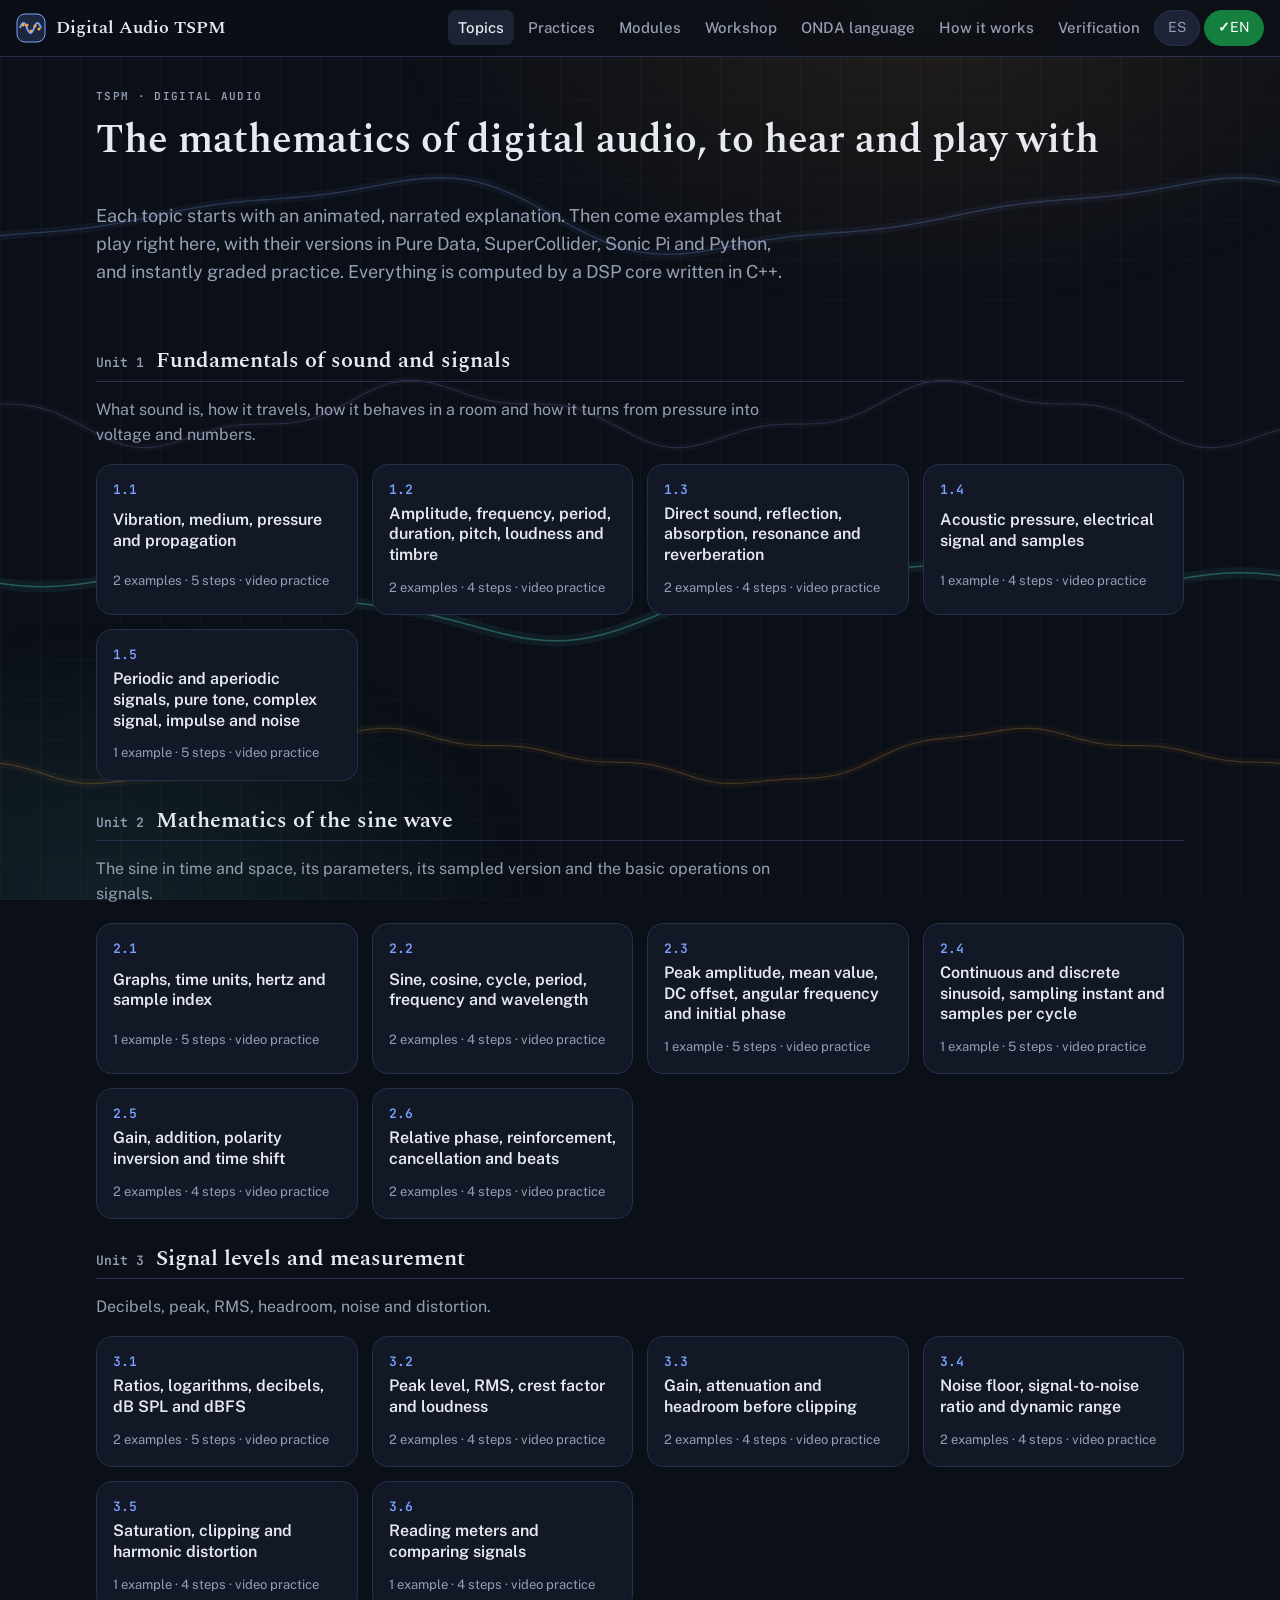
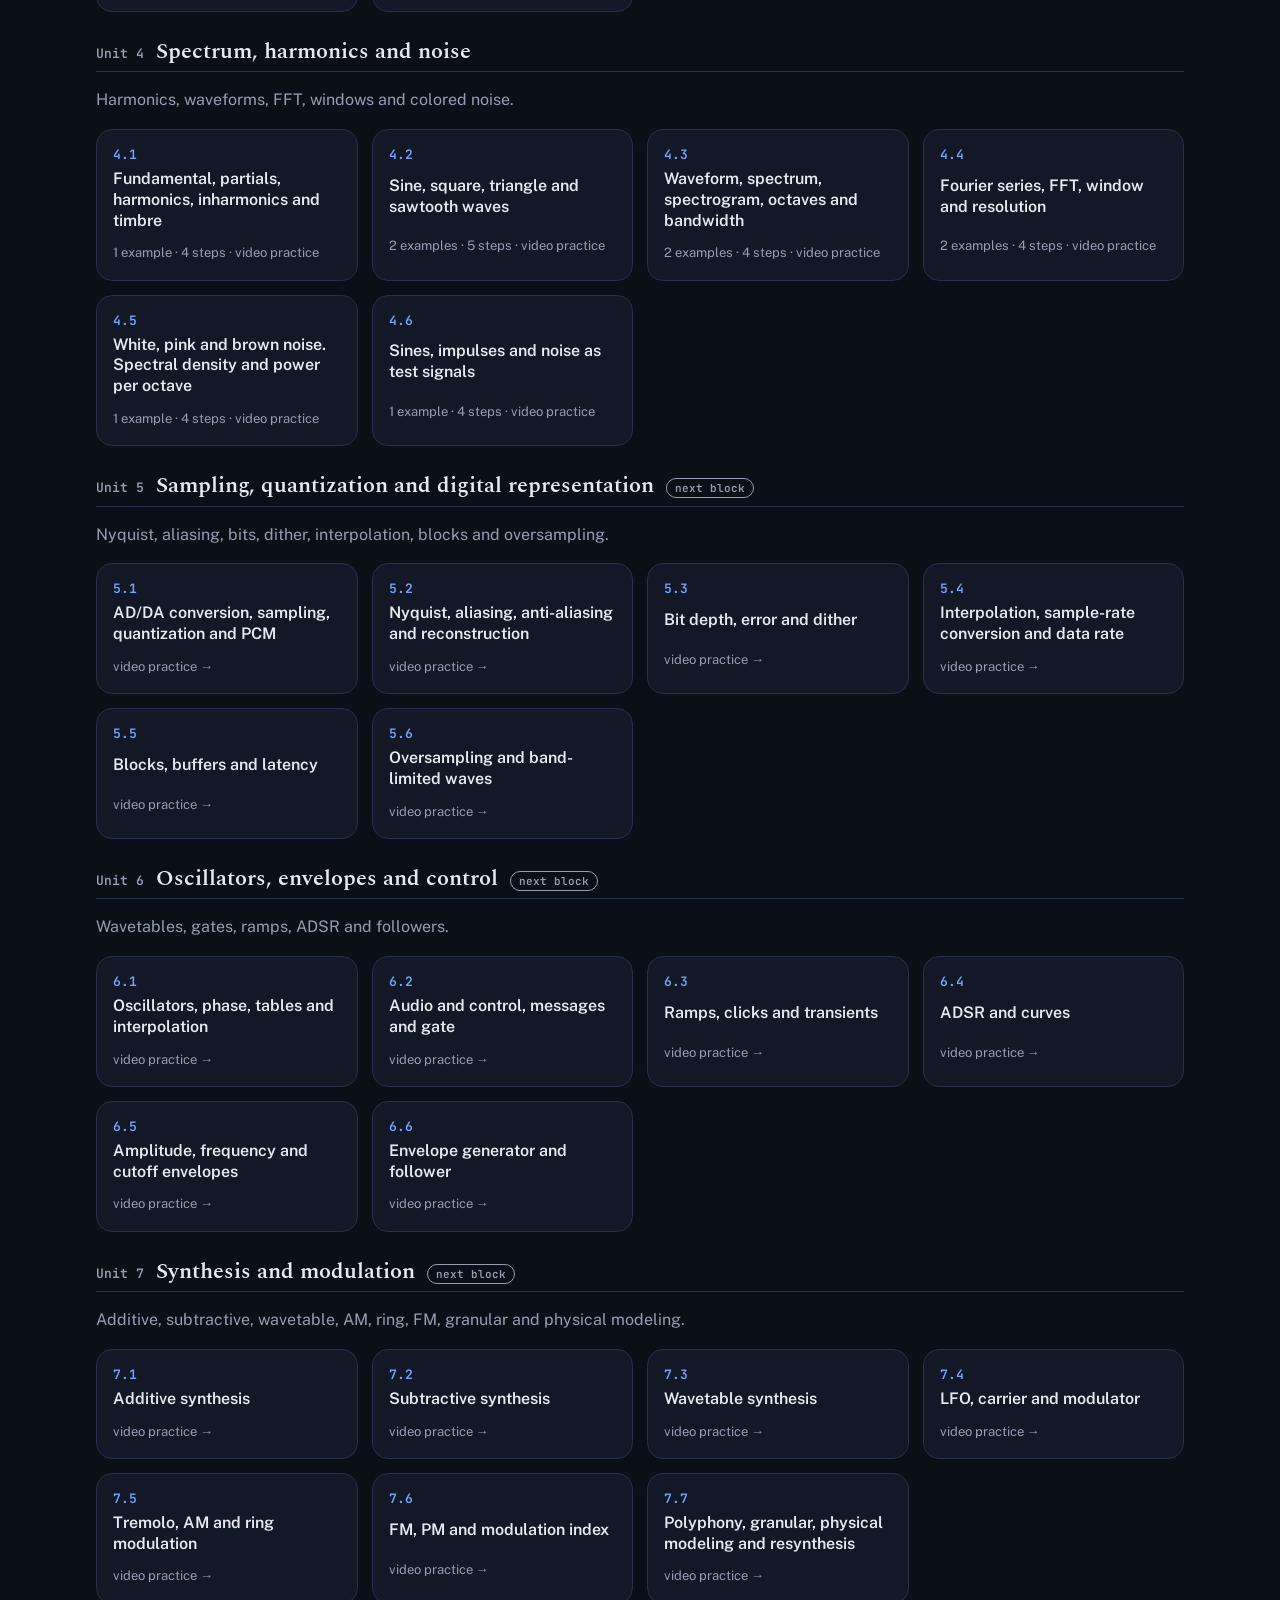
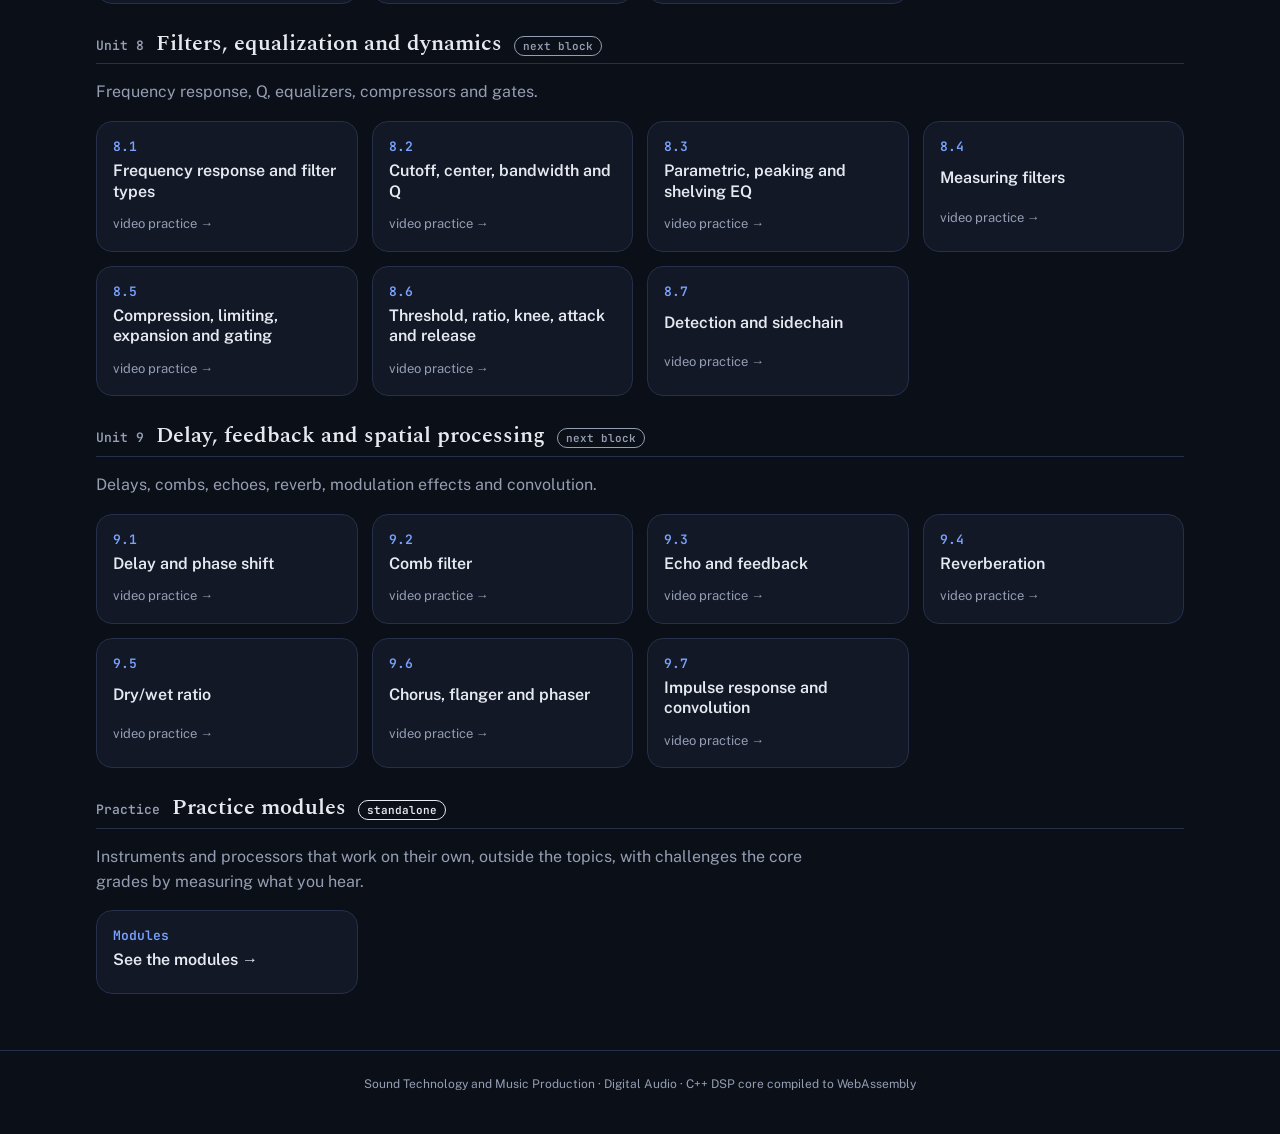
<file: index.html>
<!doctype html>
<html lang="es">
  <head>
    <meta charset="UTF-8" />
    <meta name="viewport" content="width=device-width, initial-scale=1.0, viewport-fit=cover" />
    <meta name="theme-color" content="#FFFFFF" />
    <meta name="description" content="Audio Digital TSPM: la matemática del audio digital con ejemplos que suenan en el navegador (núcleo C++ en WebAssembly)." />
    <title>Audio Digital TSPM</title>
    <link rel="icon" href="icono.svg" type="image/svg+xml" />
    <link rel="preconnect" href="https://fonts.googleapis.com" />
    <link rel="stylesheet" href="https://fonts.googleapis.com/css2?family=Spectral:ital,wght@0,400;0,600;1,400&family=Public+Sans:wght@400;500;600;700&family=JetBrains+Mono:wght@400;600&display=swap" />
    <script type="module" crossorigin src="./assets/index-4iU74pzv.js"></script>
    <link rel="stylesheet" crossorigin href="./assets/index-BEm5awW6.css">
  </head>
  <body>
    <div id="raiz"></div>
  </body>
</html>
</file>
<file: assets/index-BEm5awW6.css>
:root{--fondo: #0B0F17;--papel: #121826;--panel: #161D2D;--panel-hondo: #0E131E;--boton: #1A2234;--tinta: #E6E9F0;--tinta-2: #959EB3;--regla: #26304A;--regla-2: #1B2335;--azul: #7AA2FF;--naranja: #F2A541;--rojo: #FF7A85;--purpura: #B79CF5;--verde: #4FD1C5;--amarillo: #E8C547;--exito: #15803D;--exito-texto: #4BE38A;--suave-azul: #1C263C;--suave-verde: #182934;--suave-naranja: #282629;--suave-purpura: #22253B;--suave-amarillo: #252829;--suave-rojo: #2E2431;--borde-azul: #2F3F63;--borde-verde: #234C52;--borde-naranja: #51402E;--borde-purpura: #403D60;--borde-amarillo: #4E482F;--f-display: "Spectral", Georgia, serif;--f-body: "Public Sans", "Helvetica Neue", Arial, sans-serif;--f-mono: "JetBrains Mono", ui-monospace, Menlo, monospace;color-scheme:dark}*{box-sizing:border-box}html,body{margin:0}body{background:var(--fondo);color:var(--tinta);font:16px/1.55 var(--f-body);-webkit-font-smoothing:antialiased}.fondo-noche{position:fixed;top:0;right:0;bottom:0;left:0;z-index:0;pointer-events:none;background:radial-gradient(ellipse 60% 50% at 72% 0%,rgba(242,165,65,.1),transparent 70%),radial-gradient(ellipse 50% 45% at 8% 100%,rgba(79,209,197,.09),transparent 70%),repeating-linear-gradient(90deg,rgba(255,255,255,.022) 0 1px,transparent 1px 40px),repeating-linear-gradient(0deg,rgba(255,255,255,.022) 0 1px,transparent 1px 40px)}.fondo-ondas{position:fixed;top:0;right:0;bottom:0;left:0;width:100%;height:100%;z-index:0;pointer-events:none;display:block}.contenido,.pie{position:relative;z-index:1}::selection{background:#7aa2ff59}button,input,select,textarea{font:inherit;color:inherit}:focus-visible{outline:2px solid var(--azul);outline-offset:2px}@media(prefers-reduced-motion:reduce){*{animation:none!important;transition:none!important}}a{color:var(--azul)}.sr{position:absolute;width:1px;height:1px;overflow:hidden;clip:rect(0 0 0 0)}.barra{position:sticky;top:0;z-index:5;display:flex;flex-wrap:wrap;gap:8px 18px;align-items:center;justify-content:space-between;padding:10px max(16px,env(safe-area-inset-right)) 10px max(16px,env(safe-area-inset-left));background:#0b0f17d1;backdrop-filter:blur(10px);-webkit-backdrop-filter:blur(10px);border-bottom:1px solid var(--regla)}.marca{display:flex;align-items:center;gap:10px;color:var(--tinta);text-decoration:none;font:600 18px var(--f-display)}.marca svg{flex:none}.barra nav{display:flex;flex-wrap:wrap;gap:4px;align-items:center}.barra nav a{color:var(--tinta-2);text-decoration:none;padding:6px 10px;border-radius:8px;font-weight:500;font-size:15px}.barra nav a[aria-current=page]{color:var(--tinta);background:var(--regla-2)}.contenido{max-width:1120px;margin:0 auto;padding:24px max(16px,env(safe-area-inset-right)) 56px max(16px,env(safe-area-inset-left))}.pie{text-align:center;color:var(--tinta-2);font-size:12px;padding:24px 16px 40px;border-top:1px solid var(--regla)}h1{font:600 clamp(28px,4vw,40px)/1.12 var(--f-display);margin:8px 0 12px;text-wrap:balance}h2{font:600 22px/1.25 var(--f-display);margin:28px 0 10px;text-wrap:balance}h3{font:600 16px/1.3 var(--f-body);margin:0 0 6px}p,li{max-width:72ch}.eyebrow{font:600 11px/1.3 var(--f-mono);letter-spacing:.12em;text-transform:uppercase;color:var(--tinta-2)}.tenue{color:var(--tinta-2)}.chico{font-size:13px}.lede{font-size:18px;color:var(--tinta-2);max-width:64ch}.tarjeta{border:1px solid var(--regla);border-radius:16px;padding:18px;background:var(--papel)}.tarjeta.azul{background:var(--suave-azul);border-color:var(--borde-azul)}.tarjeta.verde{background:var(--suave-verde);border-color:var(--borde-verde)}.tarjeta.naranja{background:var(--suave-naranja);border-color:var(--borde-naranja)}.tarjeta.purpura{background:var(--suave-purpura);border-color:var(--borde-purpura)}.tarjeta.amarillo{background:var(--suave-amarillo);border-color:var(--borde-amarillo)}.tarjeta.gris{background:var(--panel)}.rejilla{display:grid;gap:14px;grid-template-columns:repeat(auto-fill,minmax(260px,1fr))}.marco{border:1px solid var(--regla);border-radius:14px;background:var(--papel);overflow:hidden}.btn{display:inline-flex;align-items:center;justify-content:center;gap:8px;border:1px solid var(--regla);background:var(--boton);border-radius:10px;padding:8px 14px;cursor:pointer;font-weight:500;font-size:15px;min-height:40px;touch-action:manipulation}.btn:hover:not(:disabled){border-color:var(--tinta-2)}.btn:disabled{opacity:.45;cursor:default}.btn-primario{background:var(--tinta);color:var(--fondo);border-color:var(--tinta)}.btn-primario:hover:not(:disabled){background:#fff;border-color:#fff}.btn-chico{padding:5px 10px;font-size:14px;border-radius:8px;min-height:32px}.btn[aria-pressed=true],.chip[aria-pressed=true],.chip[aria-selected=true],.pestana[aria-selected=true]{background:var(--exito);color:#fff;border-color:var(--exito)}.btn[aria-pressed=true]:before,.chip[aria-pressed=true]:before{content:"✓";font-weight:700}.btn-escuchar[aria-pressed=true]:before{content:none}.chip{border:1px solid var(--regla);background:var(--regla-2);border-radius:999px;padding:6px 13px;cursor:pointer;font-size:14px;color:var(--tinta-2)}.pestanas{display:flex;flex-wrap:wrap;gap:6px;margin:4px 0 14px}.pestana{border:1px solid var(--regla);background:var(--regla-2);color:var(--tinta-2);border-radius:10px;padding:7px 14px;cursor:pointer;font-weight:500}.idioma{display:inline-flex;gap:4px}.campo{border:1px solid var(--regla);border-radius:10px;padding:8px 10px;background:var(--panel-hondo);min-height:40px}.hero{display:grid;gap:8px;padding:8px 0 18px}.unidad{margin-top:26px}.unidad-cab{display:flex;align-items:baseline;gap:12px;flex-wrap:wrap;border-bottom:1px solid var(--regla);padding-bottom:6px}.unidad-num{font:600 13px var(--f-mono);color:var(--tinta-2)}.tema-tarjeta{display:grid;gap:6px;text-decoration:none;color:inherit;border-radius:16px;padding:16px;border:1px solid var(--regla);background:var(--papel);transition:border-color .15s,transform .15s}.tema-tarjeta:hover{border-color:var(--azul);transform:translateY(-1px);box-shadow:0 6px 24px #00000059}.tema-tarjeta .id{font:600 13px var(--f-mono);color:var(--azul)}.tema-tarjeta.bloqueado{background:var(--panel);color:var(--tinta-2);pointer-events:none}.pill{font:600 11px var(--f-mono);border-radius:999px;padding:2px 8px;border:1px solid currentColor;width:max-content}.tema-cab{display:grid;gap:4px;margin-bottom:8px}.aplicacion{border-left:4px solid var(--naranja);background:var(--suave-naranja);padding:10px 14px;border-radius:0 12px 12px 0;margin:10px 0}.navtemas{display:flex;justify-content:space-between;gap:12px;margin-top:30px;padding-top:16px;border-top:1px solid var(--regla)}.tema-modulo{display:grid;gap:8px;justify-items:start;margin:22px 0 6px}.tema-modulo h3,.tema-modulo p{margin:0}.tema-modulo.tono-amarillo{background:var(--suave-amarillo);border-color:var(--borde-amarillo)}.tema-modulo.tono-azul{background:var(--suave-azul);border-color:var(--borde-azul)}.tema-modulo.tono-verde{background:var(--suave-verde);border-color:var(--borde-verde)}.tema-modulo.tono-naranja{background:var(--suave-naranja);border-color:var(--borde-naranja)}.tema-modulo.tono-purpura{background:var(--suave-purpura);border-color:var(--borde-purpura)}.explicacion{display:grid;gap:10px}.escena{position:relative;width:100%;aspect-ratio:16 / 9;border-radius:16px;border:1px solid var(--regla);background:var(--papel);overflow:hidden}.escena canvas{width:100%;height:100%;display:block}.subtitulo{min-height:3.2em;font-size:18px;line-height:1.45;text-align:center;max-width:64ch;margin:0 auto;text-wrap:balance}.subtitulo .otro{display:block;color:var(--tinta-2);font-size:15px;margin-top:2px}.controles-exp{display:flex;flex-wrap:wrap;gap:8px;align-items:center;justify-content:center}.puntos{display:flex;gap:6px;justify-content:center;flex-wrap:wrap}.punto{width:22px;height:8px;border-radius:4px;border:none;background:var(--regla);cursor:pointer;padding:0}.punto.visto{background:var(--tinta-2)}.punto.actual{background:var(--naranja);width:34px}.lab{display:grid;gap:14px;border:1px solid var(--regla);border-radius:18px;padding:18px;background:var(--papel);margin-bottom:22px}.lab-cab{display:flex;flex-wrap:wrap;align-items:center;justify-content:space-between;gap:10px}.lab-cab h3{font:600 19px var(--f-display);margin:0}.lab-acciones{display:flex;gap:8px;flex-wrap:wrap;align-items:center}.lab-cuerpo{display:grid;gap:14px;grid-template-columns:minmax(0,1fr) minmax(0,1fr)}@media(max-width:860px){.lab-cuerpo{grid-template-columns:minmax(0,1fr)}}.vistas{display:grid;gap:10px;align-content:start}.vista{border:1px solid var(--regla);border-radius:12px;background:var(--panel-hondo);position:relative}.vista canvas{width:100%;height:170px;display:block}.vista .rotulo{position:absolute;right:12px;top:5px;font:600 11px var(--f-mono);color:var(--tinta-2);letter-spacing:.06em;text-transform:uppercase;pointer-events:none}.leyenda{display:flex;gap:12px;flex-wrap:wrap;font:12px var(--f-mono);color:var(--tinta-2)}.leyenda i{display:inline-block;width:14px;height:3px;border-radius:2px;vertical-align:middle;margin-right:5px}.params{display:grid;gap:10px;background:var(--suave-azul);border-radius:12px;padding:12px 14px}.param{display:grid;grid-template-columns:minmax(70px,auto) 1fr minmax(84px,auto);gap:10px;align-items:center}.param label{font:600 14px var(--f-mono)}.param output{font:13px var(--f-mono);text-align:right;font-variant-numeric:tabular-nums}.param input[type=range]{width:100%;accent-color:var(--azul)}.boton-nota{justify-self:start;user-select:none;-webkit-user-select:none}.editor{position:relative;border:1px solid var(--regla);border-radius:12px;background:var(--panel-hondo);overflow:hidden}.editor textarea,.editor pre{margin:0;padding:12px 14px;font:14px/1.6 var(--f-mono);white-space:pre;-moz-tab-size:2;tab-size:2;overflow:auto;min-height:160px;border:0}.editor textarea{position:absolute;top:0;right:0;bottom:0;left:0;width:100%;height:100%;resize:none;background:transparent;color:transparent;caret-color:var(--tinta);outline:none}.editor pre{pointer-events:none;color:var(--tinta);overflow:hidden}.editor:focus-within{border-color:var(--azul)}.error-codigo{color:var(--rojo);font:13px var(--f-mono);background:var(--suave-rojo);border-radius:8px;padding:6px 10px}.formula{background:var(--suave-amarillo);border-radius:12px;padding:10px 14px;font:14px/1.7 var(--f-mono);overflow-x:auto}.k-com{color:#7d869b;font-style:italic}.k-num{color:var(--naranja)}.k-fun{color:var(--azul)}.k-cla{color:var(--purpura);font-weight:600}.k-cad{color:var(--verde)}.equivalentes{border-top:1px solid var(--regla);padding-top:12px}.codigo{position:relative;border:1px solid var(--regla);border-radius:12px;background:var(--panel-hondo)}.codigo pre{margin:0;padding:12px 14px;font:13.5px/1.6 var(--f-mono);overflow:auto;max-height:420px}.codigo-acciones{display:flex;gap:6px;justify-content:flex-end;padding:6px 8px;border-bottom:1px solid var(--regla);background:var(--panel);border-radius:12px 12px 0 0;flex-wrap:wrap;align-items:center}.codigo-acciones .tenue{margin-right:auto;font-size:12px}.patch{overflow:auto;background:var(--panel-hondo);border-bottom:1px solid var(--regla)}.nota-eq{font-size:13px;color:var(--tinta-2);margin:6px 2px 0}.practica{display:grid;gap:14px;max-width:760px}.pregunta{font-size:18px}.respuesta{display:flex;gap:8px;flex-wrap:wrap;align-items:center}.respuesta input{width:160px;font:600 18px var(--f-mono)}.opciones{display:flex;gap:8px;flex-wrap:wrap}.correcto{color:var(--exito-texto);font-weight:600}.incorrecto{color:var(--rojo);font-weight:600}.solucion{white-space:pre-line;font:14px/1.7 var(--f-mono);background:var(--panel);border-radius:12px;padding:10px 14px}.marcador{font:600 13px var(--f-mono);color:var(--tinta-2)}.tabla{border-collapse:collapse;font-size:14px;width:100%}.tabla th,.tabla td{border-bottom:1px solid var(--regla);padding:6px 10px;text-align:left;vertical-align:top}.tabla th{font:600 12px var(--f-mono);color:var(--tinta-2)}.tabla code{font:13px var(--f-mono)}.tabla-scroll{overflow-x:auto}.grabacion{position:relative;width:1280px;height:720px;background:#fff;overflow:hidden}.grabacion header{padding:26px 48px 6px;display:flex;align-items:baseline;gap:16px}.grabacion header .id{font:600 18px var(--f-mono);color:#8a919c}.grabacion header h1{font:600 34px var(--f-display);margin:0}.grabacion .escena{border:none;border-radius:0;aspect-ratio:auto;height:100%}.pruebas{display:grid;gap:10px}.prueba{padding:12px 16px}.prueba summary{cursor:pointer;font-size:15px;list-style-position:outside}.prueba[open] summary{margin-bottom:6px}.prueba p{margin:6px 0}.prueba-num{font:600 12px var(--f-mono);color:var(--tinta-2)}.etiqueta-ref{font:600 11px var(--f-mono);letter-spacing:.06em;text-transform:uppercase;color:var(--naranja);margin-right:4px}.cifras{font-size:17px}.cifras b{font:600 24px var(--f-display)}.sub-video{position:absolute;left:50%;bottom:22px;transform:translate(-50%);max-width:1060px;padding:8px 18px;border-radius:10px;background:#15181dd1;color:#fff;font:500 25px/1.35 var(--f-body);text-align:center;text-wrap:balance}.video-tema{margin-top:14px}.video-tema summary{cursor:pointer;font-weight:500}.lab,.vistas,.explicacion,.practica,.equivalentes{grid-template-columns:minmax(0,1fr)}.lab>*,.lab-cuerpo>*,.vistas>*,.explicacion>*,.practica>*,.equivalentes>*{min-width:0}.editor,.codigo,.formula,.tabla-scroll,.patch{max-width:100%}@media(max-width:560px){.lab{padding:14px 12px}.barra nav a{padding:5px 7px;font-size:14px}.param{grid-template-columns:minmax(56px,auto) 1fr minmax(72px,auto);gap:8px}.subtitulo{font-size:16px}}.tarjeta{min-width:0}.tarjeta pre{overflow-x:auto;max-width:100%}.controles-fft{display:flex;flex-wrap:wrap;gap:6px;align-items:center}.controles-fft .chip{padding:4px 10px;font-size:13px}.medidor{padding-top:22px}.medidor-tabla{font-size:13px}.medidor-tabla td{white-space:nowrap;vertical-align:middle}.medidor-tabla b{font:600 15px var(--f-mono)}.medidor-tabla i{display:inline-block;width:12px;height:3px;border-radius:2px;vertical-align:middle}.barra-nivel{height:5px;background:var(--regla-2);border-radius:3px;overflow:hidden;margin-top:3px;min-width:70px}.barra-nivel span{display:block;height:100%}.campo-linea{display:inline-flex;gap:6px;align-items:center;font-size:14px;color:var(--tinta-2)}.int{font:600 10px var(--f-mono);border:1px solid var(--regla);background:var(--regla-2);color:var(--tinta-2);border-radius:6px;padding:4px 6px;cursor:pointer;min-height:26px;min-width:34px}.int[aria-pressed=true]{background:var(--exito);border-color:var(--exito);color:#fff}.int.rojo[aria-pressed=true]{background:var(--rojo);border-color:var(--rojo);color:#1a0a0c}.int.naranja[aria-pressed=true]{background:var(--naranja);border-color:var(--naranja);color:#1a1206}.int.azul[aria-pressed=true]{background:var(--azul);border-color:var(--azul);color:#0b0f17}.led{font:600 9px var(--f-mono);color:var(--tinta-2);border:1px solid var(--regla);border-radius:4px;padding:1px 4px}.led.on{color:#062a27;background:var(--verde);border-color:var(--verde)}.fader{writing-mode:vertical-lr;direction:rtl;height:150px;width:28px;accent-color:var(--tinta);margin:0}.medidor{position:relative;background:#070a10;border:1px solid var(--regla);border-radius:3px;overflow:hidden}.medidor-barra{position:absolute;left:0;right:0;bottom:0;height:0}.medidor i{position:absolute;left:0;right:0;height:1px;background:#ffffff59}.banda{border:1px solid var(--regla);border-radius:10px;padding:6px 10px 8px;display:grid;gap:4px;margin:0}.banda legend{font:600 12px var(--f-body);color:var(--tinta-2);padding:0 4px;display:flex;gap:6px;align-items:center}.vista-medida{border:1px solid var(--regla);border-radius:12px;background:var(--panel-hondo);position:relative;padding:4px 6px 6px}.vista-medida canvas{width:100%;display:block}.vista-medida .rotulo{position:absolute;right:12px;top:5px;font:600 11px var(--f-mono);color:var(--tinta-2);text-transform:uppercase;letter-spacing:.06em}.vista-medida p{margin:4px 2px 0}.bien{color:var(--exito-texto)}.mal{color:var(--rojo)}.aviso{color:var(--amarillo)}.criterios{list-style:none;padding:0;margin:6px 0;display:grid;gap:3px;font-size:14px}.modulo{display:grid;gap:12px}.modulo-sinte{display:grid;gap:14px;min-width:0}.modulo-tarjeta ul{margin:4px 0 0;padding-left:18px;color:var(--tinta-2)}.mod-barra-sup{display:flex;flex-wrap:wrap;gap:10px 14px;align-items:center}.mod-nota{margin:-4px 0 0}.mod-rejilla{display:grid;gap:12px;grid-template-columns:repeat(auto-fit,minmax(210px,1fr));align-items:stretch}.sinte-rejilla{grid-template-columns:minmax(300px,2.2fr) repeat(2,minmax(200px,1.2fr)) minmax(150px,.8fr) minmax(150px,.8fr)}@media(max-width:1100px){.sinte-rejilla{grid-template-columns:repeat(auto-fit,minmax(230px,1fr))}}.mod-sec{border:1px solid var(--regla);border-radius:16px;padding:10px 12px 12px;background:var(--papel);display:grid;gap:8px;align-content:start;min-width:0}.mod-sec.tono-azul{background:var(--suave-azul);border-color:var(--borde-azul)}.mod-sec.tono-naranja{background:var(--suave-naranja);border-color:var(--borde-naranja)}.mod-sec.tono-verde{background:var(--suave-verde);border-color:var(--borde-verde)}.mod-sec.tono-purpura{background:var(--suave-purpura);border-color:var(--borde-purpura)}.mod-sec.tono-amarillo{background:var(--suave-amarillo);border-color:var(--borde-amarillo)}.mod-sec.tono-gris{background:var(--panel)}.mod-sec.apagada .mod-sec-cuerpo{opacity:.5}.mod-sec.sin-uso{opacity:.78}.mod-sec-cab{display:flex;align-items:center;gap:8px;flex-wrap:wrap;min-height:32px}.mod-sec-cab h3{margin:0;font:600 12px var(--f-mono);letter-spacing:.1em;text-transform:uppercase;color:var(--tinta)}.mod-sec-extra{margin-left:auto;display:flex;gap:6px;align-items:center;flex-wrap:wrap}.mod-sec-cuerpo{display:grid;gap:8px;min-width:0}.poder{border:1px solid var(--regla);background:var(--regla-2);color:var(--tinta-2);border-radius:8px;width:30px;height:30px;cursor:pointer;font-size:15px;line-height:1;padding:0}.poder[aria-pressed=true]{background:var(--exito);border-color:var(--exito);color:#fff}.perillas{display:flex;flex-wrap:wrap;gap:4px 6px;align-items:flex-start}.perilla{display:grid;justify-items:center;gap:1px;width:auto;min-width:66px;--c: var(--azul) }.perilla.chica{min-width:56px}.perilla svg{width:52px;height:52px;cursor:ns-resize;touch-action:none;display:block}.perilla.chica svg{width:44px;height:44px}.perilla svg:focus-visible{outline:2px solid var(--azul);outline-offset:1px;border-radius:50%}.perilla .pista{fill:none;stroke:var(--regla);stroke-width:4;stroke-linecap:round}.perilla .valor{fill:none;stroke:var(--c);stroke-width:4;stroke-linecap:round}.perilla .cara{fill:var(--boton);stroke:#3a4664;stroke-width:1}.perilla .aguja{stroke:var(--tinta);stroke-width:2.4;stroke-linecap:round}.perilla-et{font:600 10px var(--f-mono);letter-spacing:.05em;text-transform:uppercase;color:var(--tinta-2);text-align:center;line-height:1.2;min-height:12px;white-space:nowrap}.perilla-val{font:11px var(--f-mono);font-variant-numeric:tabular-nums;color:var(--tinta);text-align:center;white-space:nowrap}.perilla.apagada{opacity:.45}.perilla.apagada svg{cursor:default}.mod-chips{display:flex;flex-wrap:wrap;gap:4px}.mod-chips.chicos .chip{padding:3px 9px;font-size:13px;min-height:28px}.mod-lista{min-height:32px;padding:4px 8px;font-size:13px;max-width:100%}.osc{display:grid;gap:4px;padding-bottom:6px;border-bottom:1px dashed var(--borde-azul)}.osc-cab{display:flex;gap:8px;align-items:center;flex-wrap:wrap}.osc-cab b{font:600 12px var(--f-mono)}.matriz{display:grid;gap:4px;overflow-x:auto}.matriz-fila{display:grid;grid-template-columns:40px minmax(170px,1.2fr) minmax(140px,1fr) minmax(190px,1.4fr) minmax(170px,1.2fr);gap:8px;align-items:center;min-width:760px}.matriz-fila.cab span{font:600 10px var(--f-mono);letter-spacing:.08em;text-transform:uppercase;color:var(--tinta-2)}.matriz-fila.apagada>span:not(:first-child){opacity:.45}.celda-sel{display:flex;gap:4px;align-items:center}.celda-sel .mod-lista{flex:1;min-width:0}.mod-barra{display:grid;grid-template-columns:1fr 74px;gap:8px;align-items:center}.mod-barra input{width:100%;accent-color:var(--purpura)}.mod-barra output{font:12px var(--f-mono);text-align:right;font-variant-numeric:tabular-nums}.curva-mod{width:100%;height:84px;display:block;background:var(--panel-hondo);border:1px solid var(--regla);border-radius:10px}.mod-teclado{display:flex;gap:12px;align-items:stretch;flex-wrap:wrap}.ruedas{display:flex;gap:10px;align-items:flex-end;background:var(--panel);border:1px solid var(--regla);border-radius:14px;padding:8px 10px}.rueda{display:grid;justify-items:center;gap:4px;font:600 10px var(--f-mono);color:var(--tinta-2);text-transform:uppercase}.rueda .fader{height:110px}.teclado-zona{flex:1;min-width:300px;display:grid;gap:6px}.teclado-oct{display:flex;gap:8px;align-items:center}.teclado{position:relative;height:150px;user-select:none;-webkit-user-select:none;touch-action:none;border-radius:0 0 10px 10px;overflow:hidden}.tecla{position:absolute;top:0;box-sizing:border-box;cursor:pointer}.tecla.blanca{height:100%;background:linear-gradient(#c9d0dc,#e6e9f0 18%);border:1px solid #0B0F17;border-radius:0 0 8px 8px;display:flex;align-items:flex-end;justify-content:center;padding-bottom:6px}.tecla.blanca span{font:10px var(--f-mono);color:#4e5663;pointer-events:none}.tecla.negra{height:60%;background:linear-gradient(#05070b,#1a2234);border:1px solid #000;border-radius:0 0 6px 6px;z-index:1}.tecla.blanca.sonando{background:#b9ccff;border-color:var(--azul)}.tecla.negra.sonando{background:var(--azul)}.mod-vistas{display:grid;gap:10px;grid-template-columns:minmax(0,1fr) minmax(0,1fr)}@media(max-width:760px){.mod-vistas{grid-template-columns:minmax(0,1fr)}}.mod-programa summary{cursor:pointer;font-weight:500}.mod-programa .codigo pre{max-height:360px}.mod-retos{display:grid;gap:10px;border-top:1px solid var(--regla);padding-top:8px}.mod-retos-cab{display:flex;align-items:baseline;gap:12px;flex-wrap:wrap}.mod-retos-cab h2{margin:0}.mod-retos-lista{display:flex;flex-wrap:wrap;gap:6px}.mod-reto-boton{border:1px solid var(--regla);background:var(--regla-2);color:var(--tinta);border-radius:10px;padding:6px 12px;cursor:pointer;font-size:14px;text-align:left}.mod-reto-boton .id{font:600 11px var(--f-mono);color:var(--tinta-2)}.mod-reto-boton[aria-selected=true]{background:var(--exito);border-color:var(--exito);color:#fff}.mod-reto-boton[aria-selected=true] .id,.mod-reto-boton[aria-selected=true] .bien{color:#fff}.mod-reto{display:grid;gap:8px}.mod-reto h3{display:flex;gap:8px;align-items:center;flex-wrap:wrap;font:600 17px var(--f-display);margin:0}@media(max-width:560px){.perilla{min-width:60px}.perilla.chica{min-width:52px}.teclado{height:120px}.teclado-zona{min-width:0;width:100%}}.eq-rejilla{grid-template-columns:minmax(220px,.9fr) minmax(240px,1fr) minmax(320px,1.6fr)}@media(max-width:1000px){.eq-rejilla{grid-template-columns:repeat(auto-fit,minmax(240px,1fr))}}.fila-corte{display:flex;gap:6px;align-items:center;flex-wrap:wrap}.bandas-eq{display:grid;gap:8px;grid-template-columns:repeat(auto-fit,minmax(190px,1fr))}.banda-eq{background:var(--panel-hondo);border:1px solid var(--borde-azul);border-radius:12px;padding:6px 8px;display:grid;gap:4px}.banda-eq.apagada .perillas{opacity:.5}.medidores-canal{display:grid;gap:6px;grid-template-columns:repeat(auto-fit,minmax(240px,1fr));background:var(--panel);border:1px solid var(--regla);border-radius:14px;padding:8px 12px}.medidor-h{display:grid;grid-template-columns:78px 1fr 84px;gap:8px;align-items:center;font-size:13px}.medidor-h span{font:600 10px var(--f-mono);letter-spacing:.06em;text-transform:uppercase;color:var(--tinta-2)}.medidor-h output{font:12px var(--f-mono);text-align:right;font-variant-numeric:tabular-nums}.barra-h{height:10px;background:var(--panel-hondo);border:1px solid var(--regla);border-radius:6px;overflow:hidden;position:relative}.barra-h i{position:absolute;left:0;top:0;bottom:0;transition:width .06s linear}.barra-h.reduccion i{background:var(--naranja)}.curva-transf{background:var(--panel-hondo);border:1px solid var(--regla);border-radius:10px;padding:4px 6px}.conv-rejilla{grid-template-columns:repeat(4,minmax(0,1fr))}@media(max-width:1000px){.conv-rejilla{grid-template-columns:repeat(auto-fit,minmax(220px,1fr))}}.calculos ul{margin:4px 0 0;padding-left:18px;display:grid;gap:4px}.calculos h3{margin:0}.modulo-tarjeta.tono-azul{border-top:4px solid var(--azul)}.modulo-tarjeta.tono-naranja{border-top:4px solid var(--naranja)}.modulo-tarjeta.tono-verde{border-top:4px solid var(--verde)}.modulo-tarjeta.tono-purpura{border-top:4px solid var(--purpura)}.modulo-tarjeta.tono-amarillo{border-top:4px solid var(--amarillo)}.mod-barra-sup .campo-linea{min-width:0;max-width:100%;flex-wrap:wrap}.mod-barra-sup select.campo{min-width:0;max-width:100%}@media(max-width:560px){.mod-barra-sup select.campo{max-width:240px}}.practica-video{--pv-fondo: #0B0F17;--pv-panel: #121826;--pv-borde: #26304A;--pv-texto: #E6E9F0;--pv-tenue: #8A93A8;display:grid;gap:12px;background:var(--pv-fondo);color:var(--pv-texto);border:1px solid var(--regla);border-radius:18px;padding:14px;margin:6px 0 18px;grid-template-columns:minmax(0,1fr)}.practica-video>*{min-width:0}.pv-reto{display:flex;gap:12px;align-items:baseline;background:var(--pv-panel);border:1px solid var(--pv-borde);border-radius:12px;padding:10px 14px}.pv-reto p{margin:0;font-size:17px;max-width:none}.pv-etiqueta{font:600 11px var(--f-mono);letter-spacing:.1em;text-transform:uppercase;color:#f2a541;flex:none}.pv-lienzo{border-radius:12px;overflow:hidden;border:1px solid var(--pv-borde);aspect-ratio:16 / 9;background:#0b0f17}.pv-lienzo canvas{width:100%;height:100%;display:block}.pv-controles{display:grid;gap:10px;background:var(--pv-panel);border:1px solid var(--pv-borde);border-radius:12px;padding:12px 14px}.pv-param{display:grid;grid-template-columns:minmax(120px,220px) minmax(0,1fr) minmax(96px,auto);gap:12px;align-items:center}.pv-param span{font:600 13px var(--f-body);color:var(--pv-tenue)}.pv-param input{width:100%;accent-color:#4FD1C5}.pv-param output{font:600 15px var(--f-mono);text-align:right;font-variant-numeric:tabular-nums}.pv-botones{display:flex;flex-wrap:wrap;gap:8px}.practica-video .btn{background:#1a2234;color:var(--pv-texto);border-color:var(--pv-borde)}.practica-video .btn:hover:not(:disabled){border-color:var(--pv-tenue)}.practica-video .btn-primario{background:var(--pv-texto);color:#0b0f17;border-color:var(--pv-texto)}.practica-video .btn.pv-sonando{background:#f2a541;color:#1a1206;border-color:#f2a541}.pv-bien{color:#4be38a;margin:0;max-width:none}.pv-mal{color:#ff8a93;margin:0;max-width:none}.pv-codigo{background:var(--pv-panel);border:1px solid var(--pv-borde);border-radius:12px;overflow:hidden}.pv-pestanas{display:flex;flex-wrap:wrap;gap:6px;align-items:center;padding:8px 10px;border-bottom:1px solid var(--pv-borde)}.pv-pestanas button[role=tab]{background:transparent;border:1px solid var(--pv-borde);color:var(--pv-tenue);border-radius:8px;padding:5px 11px;cursor:pointer;font:500 13px var(--f-body)}.pv-pestanas button[aria-selected=true]{background:#15803d;border-color:#15803d;color:#fff}.pv-pestanas button[aria-selected=true]:before{content:"✓ "}.pv-nota{margin-left:auto;font-size:12px;color:var(--pv-tenue)}.pv-codigo pre{margin:0;padding:12px 14px;font:13px/1.6 var(--f-mono);color:#d7dce6;overflow:auto;max-height:360px;white-space:pre}.practica-video .chico.tenue{color:var(--pv-tenue);margin:0}@media(max-width:560px){.pv-param{grid-template-columns:minmax(0,1fr) auto}.pv-param input{grid-column:1 / -1}.pv-nota{margin-left:0}}
</file>
